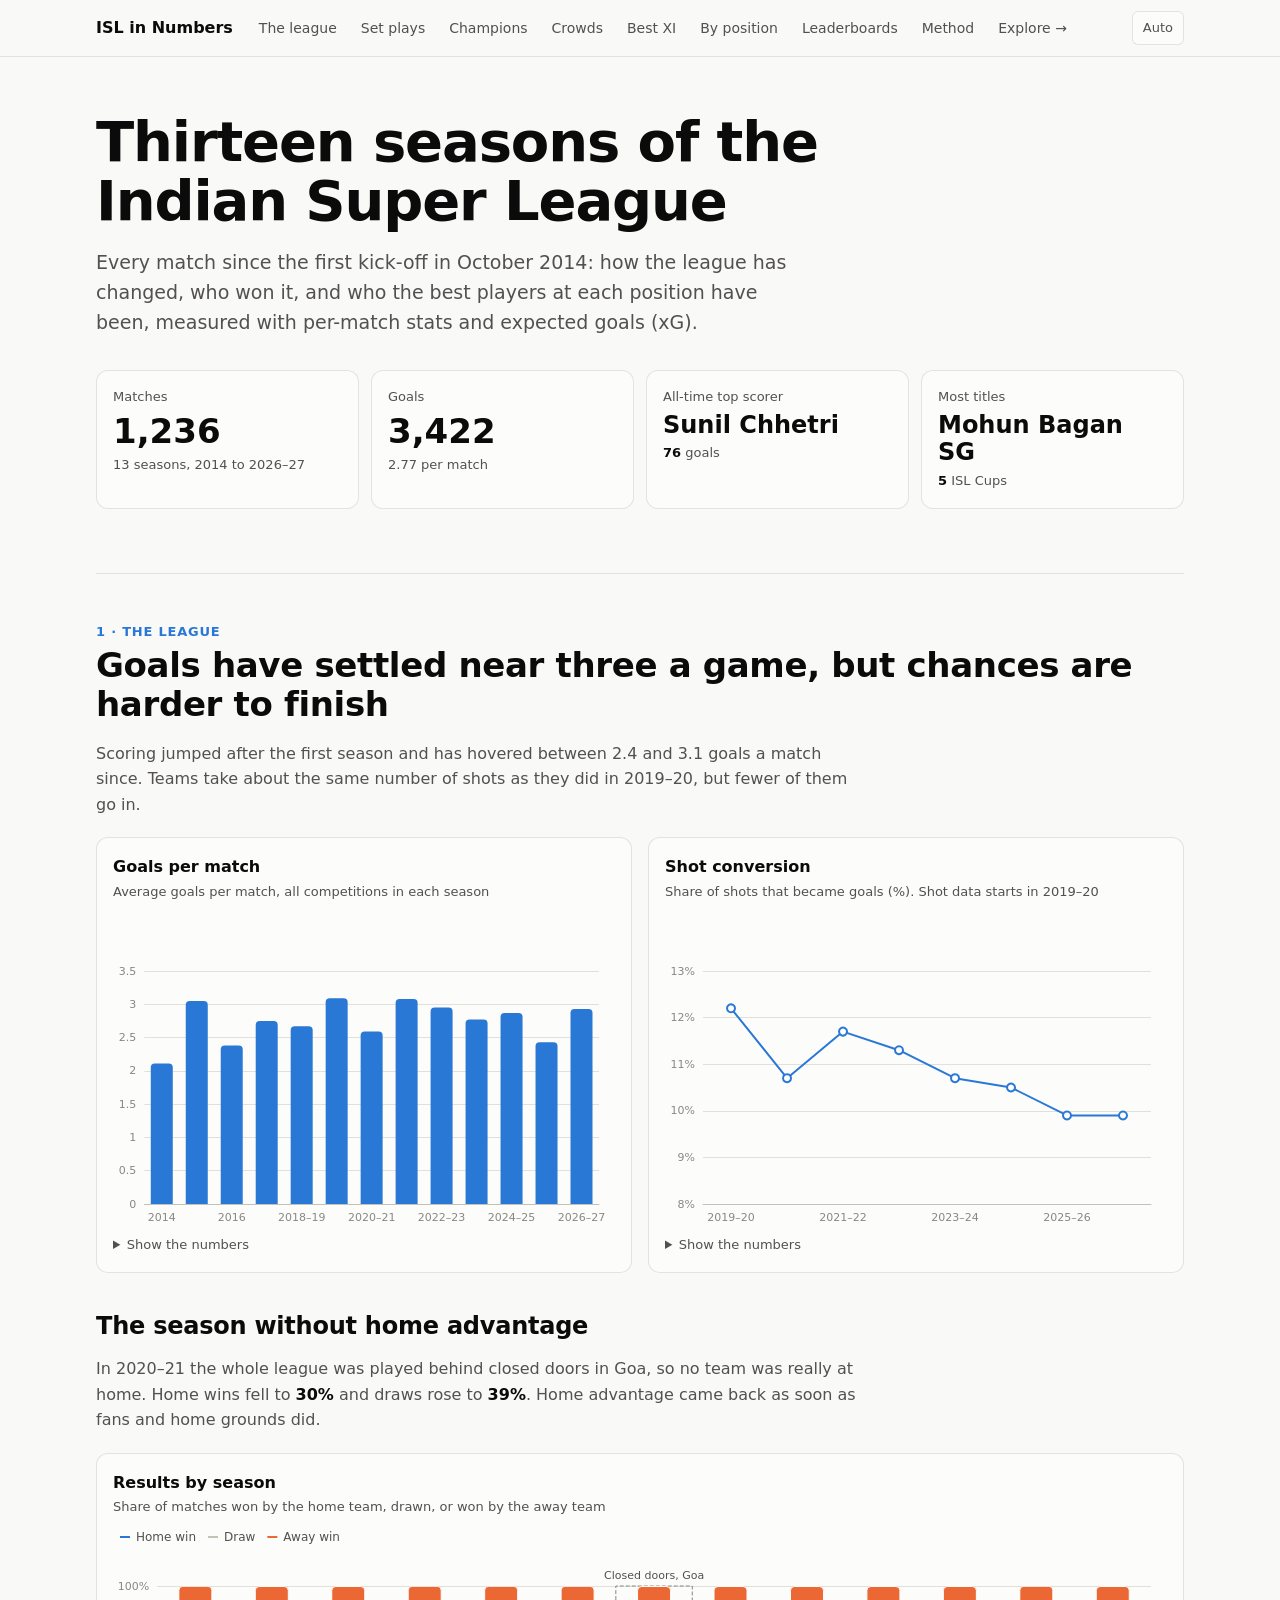
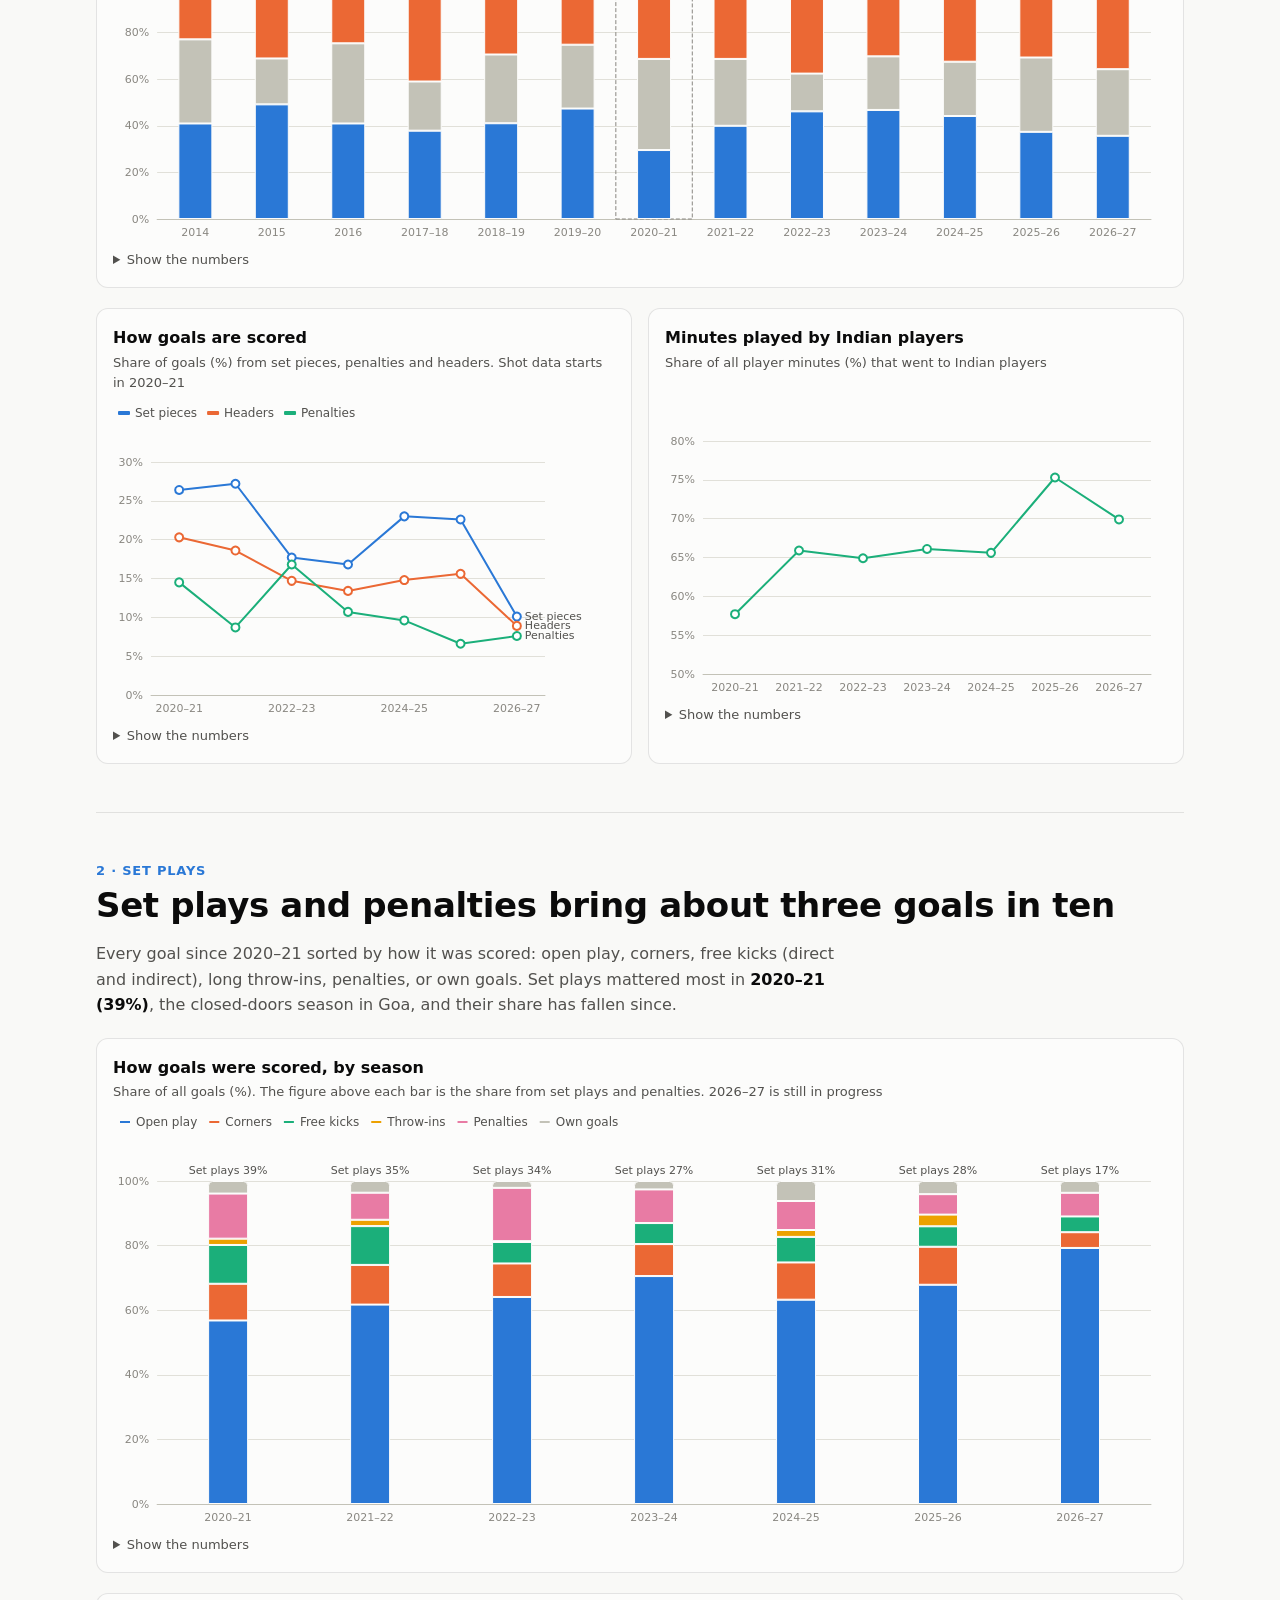
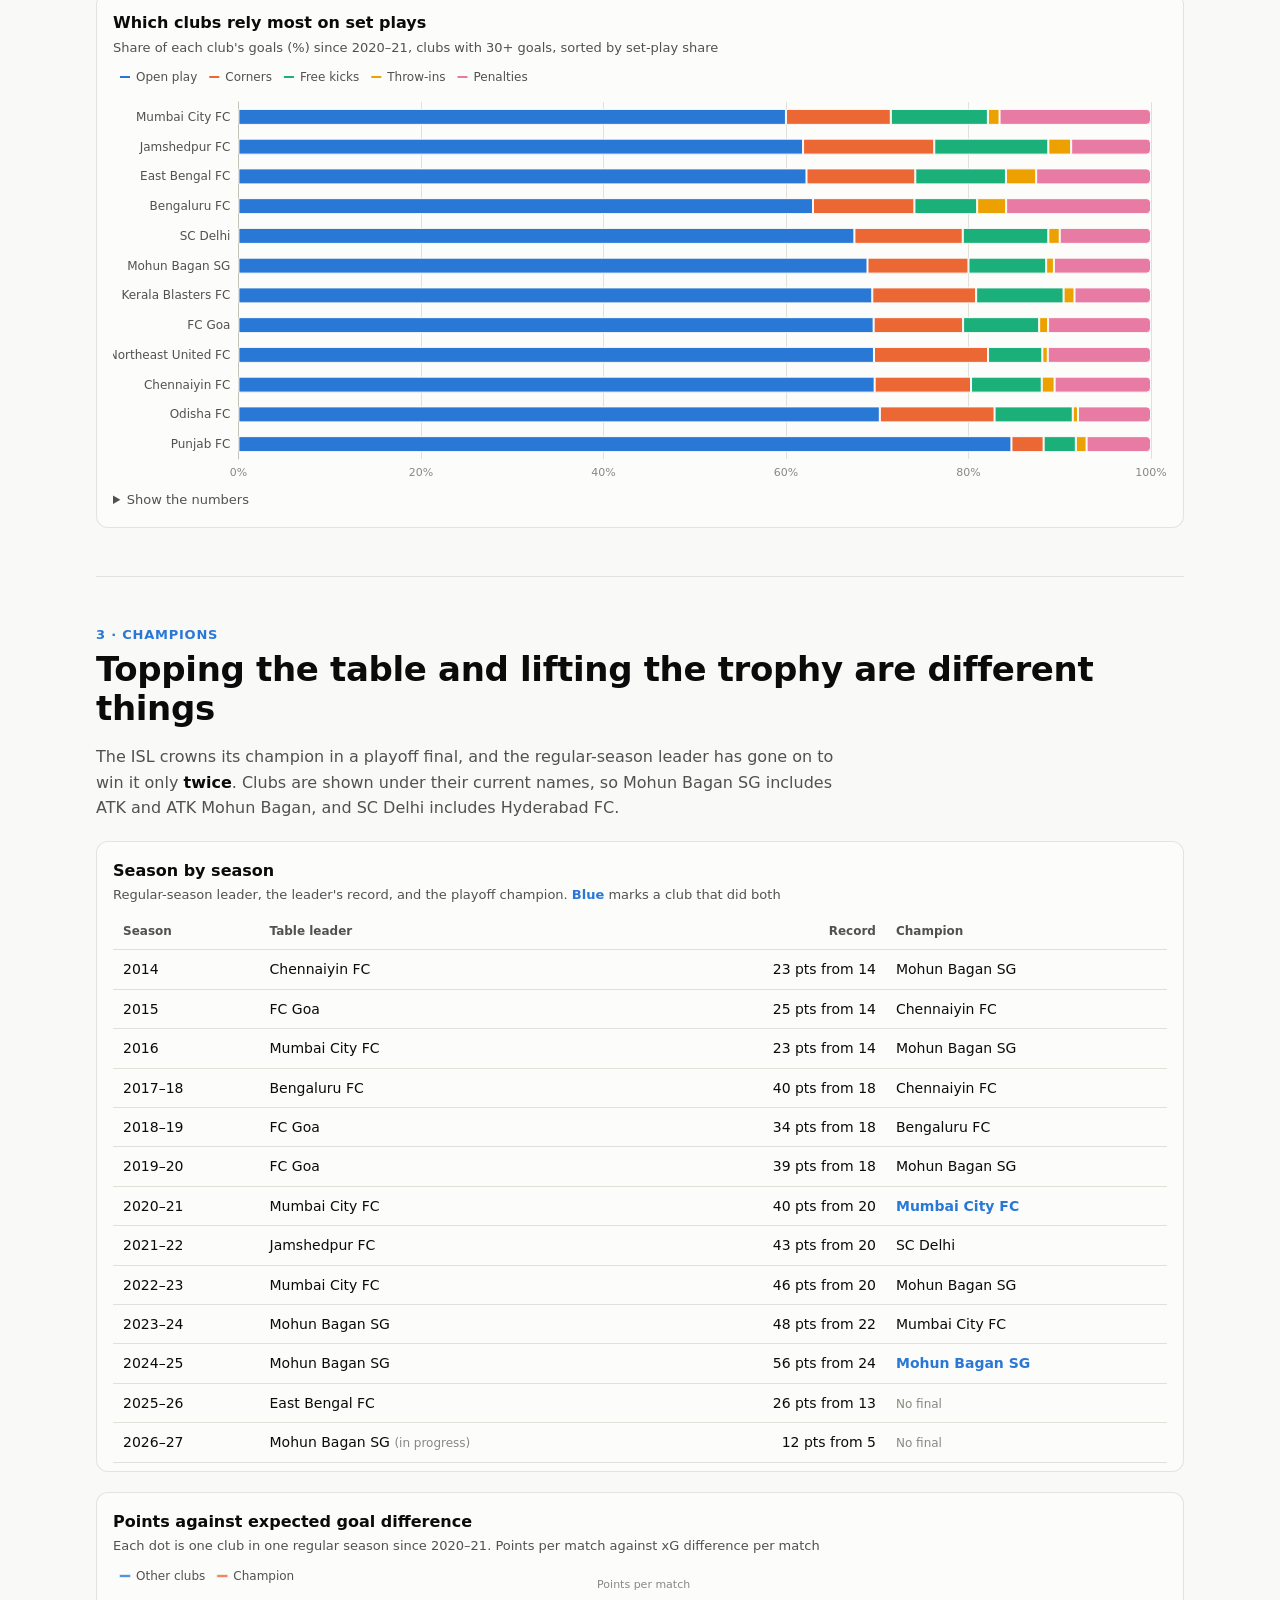
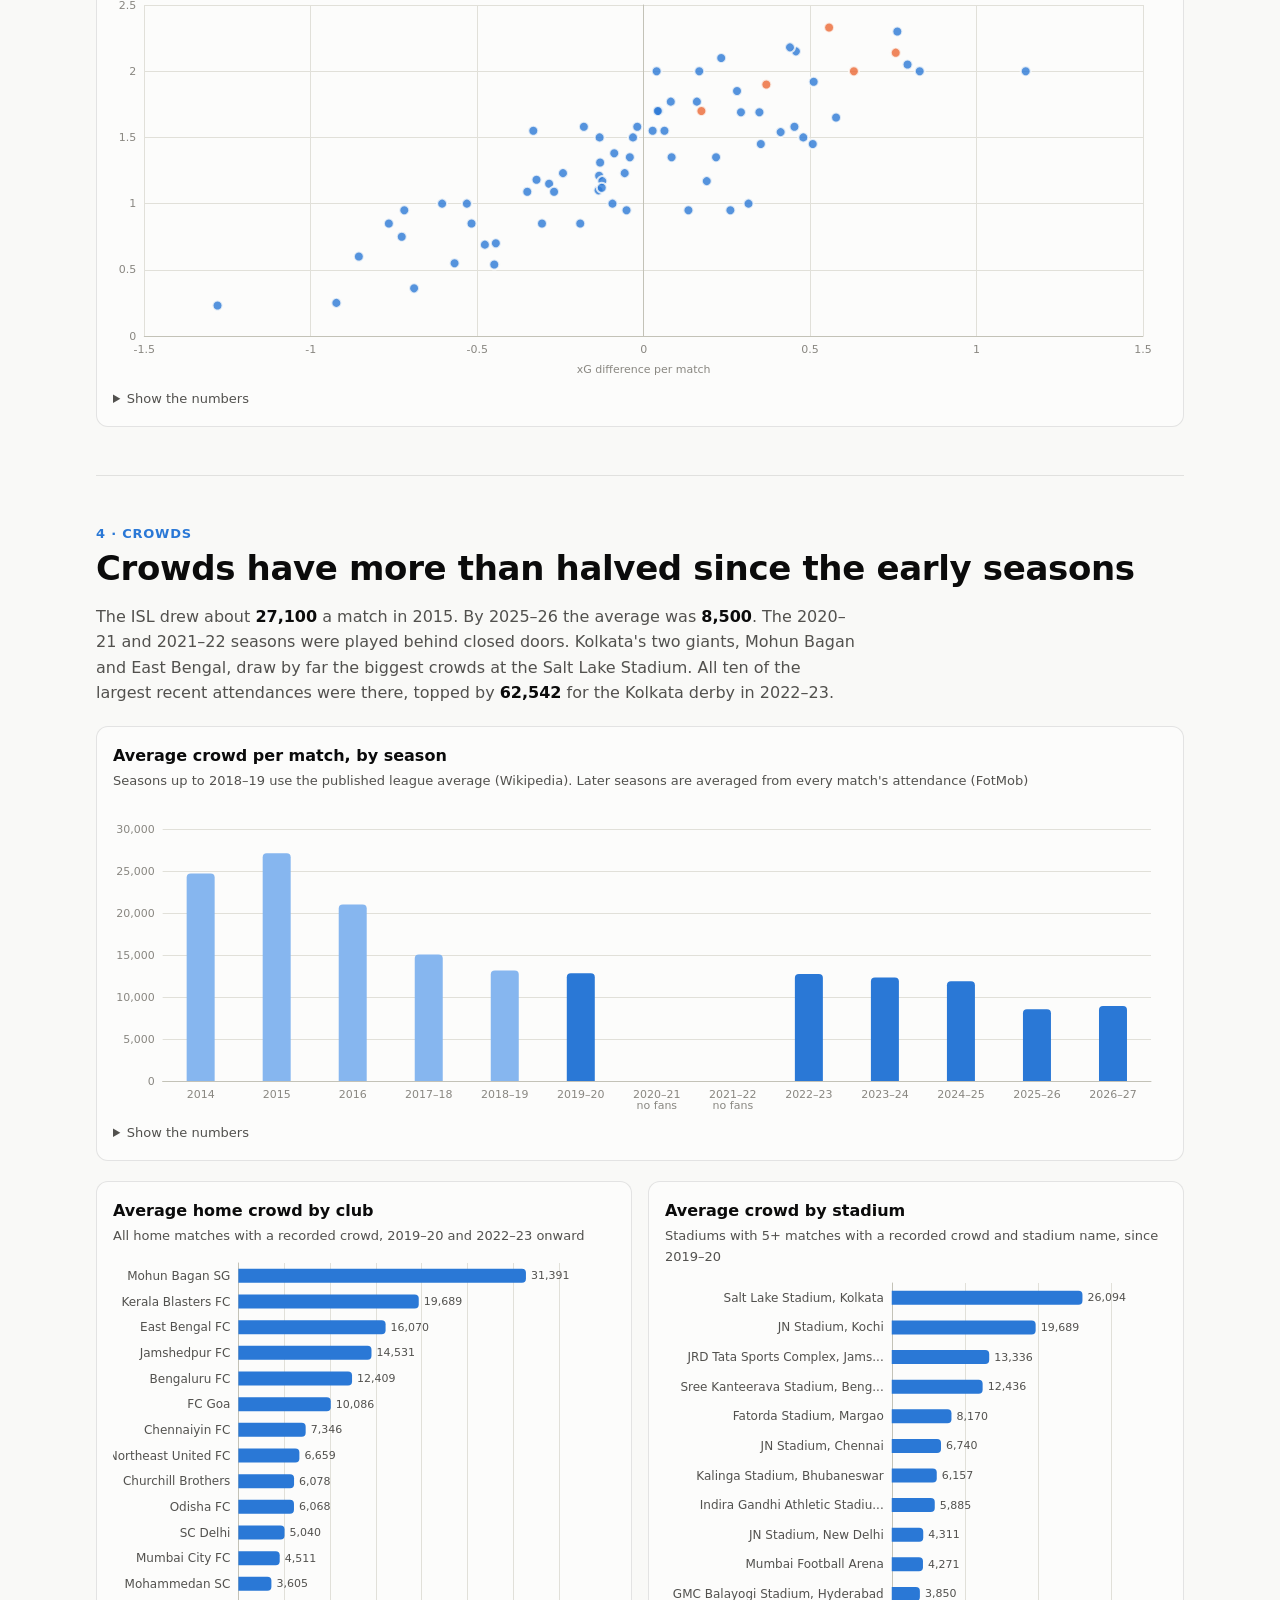
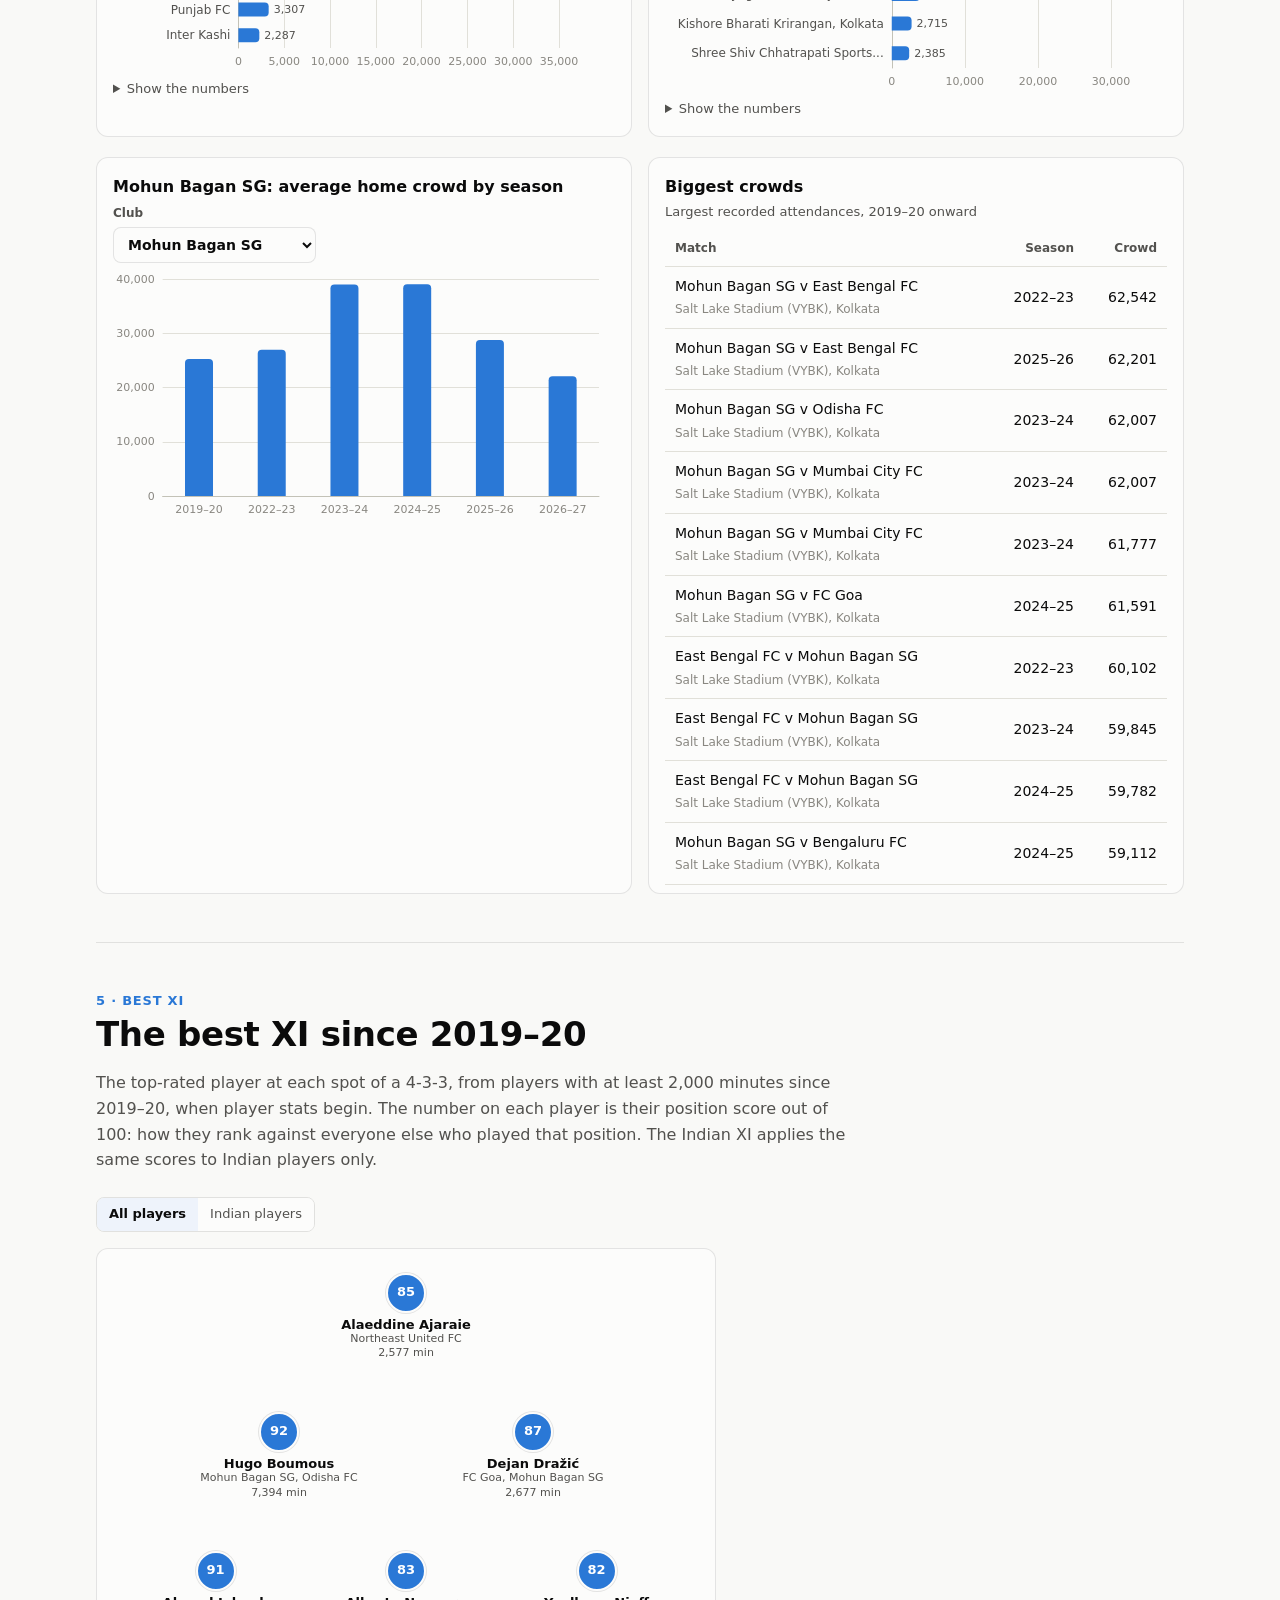
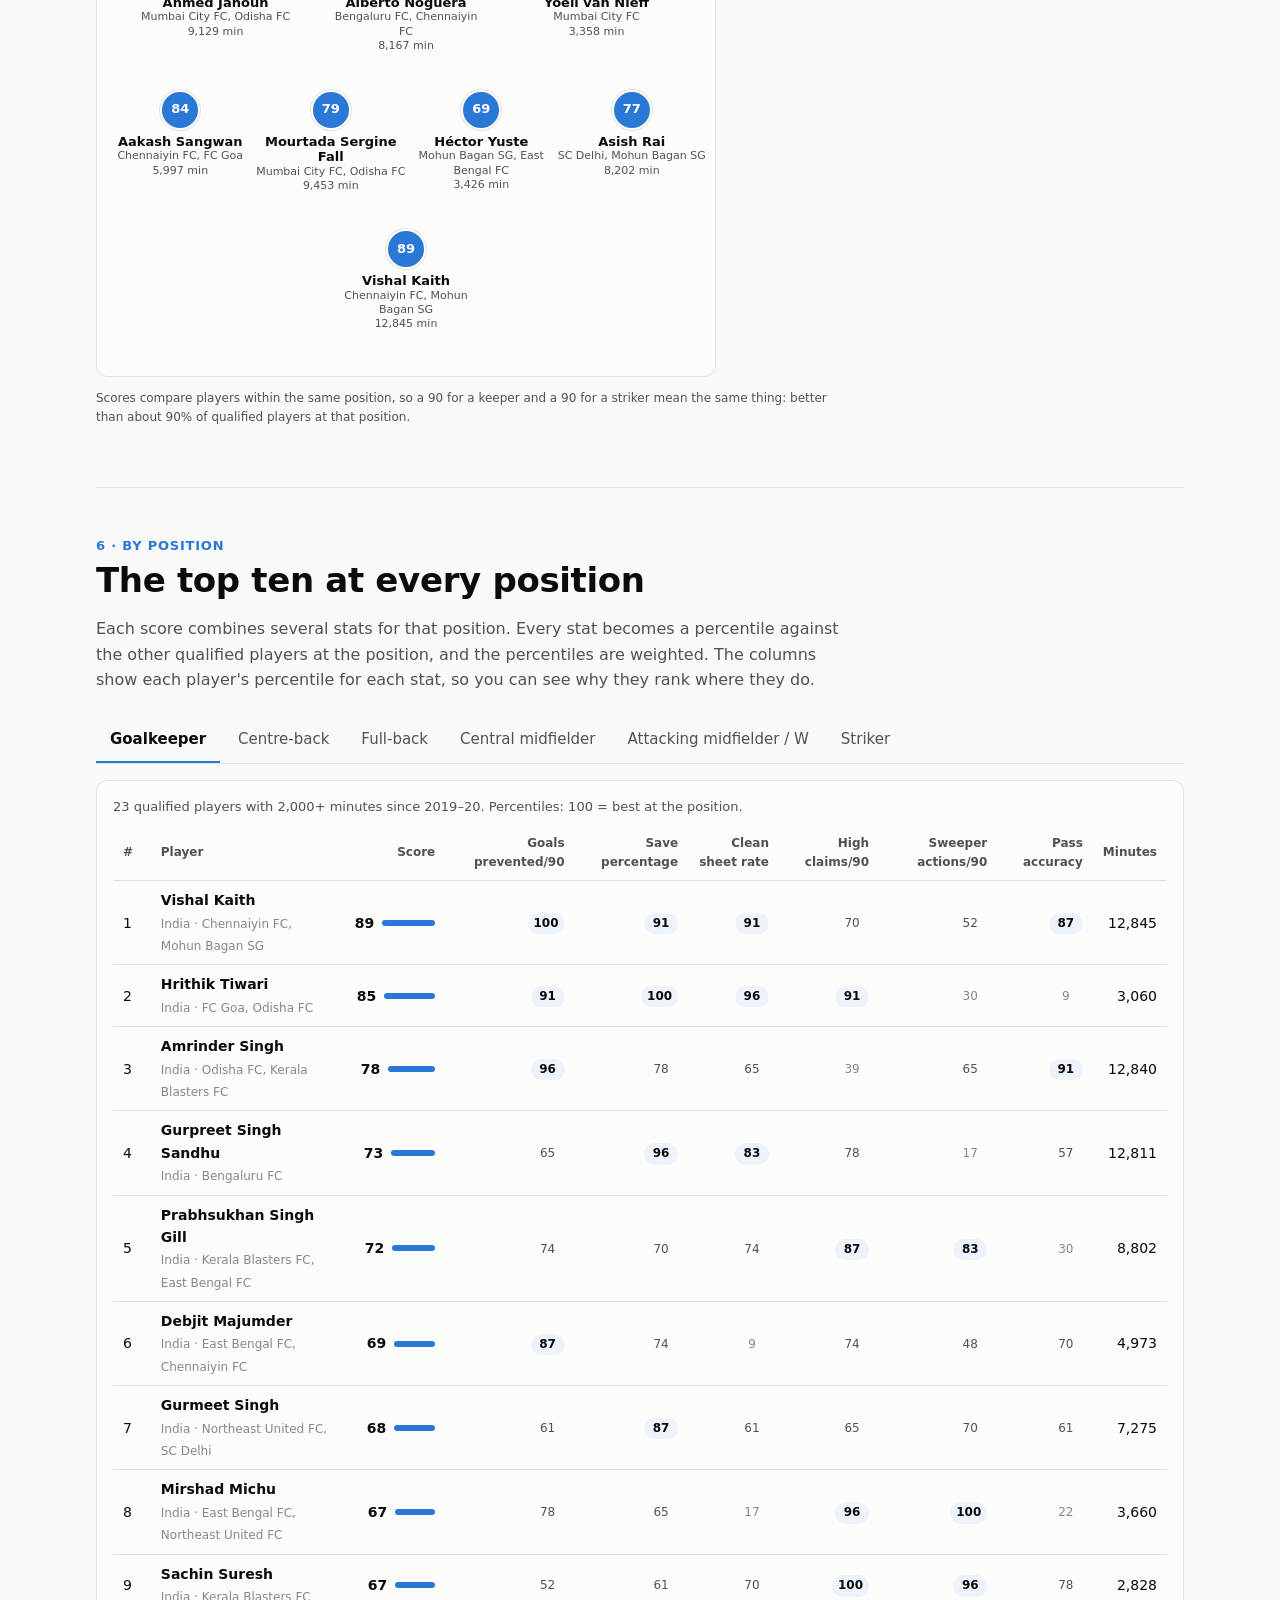
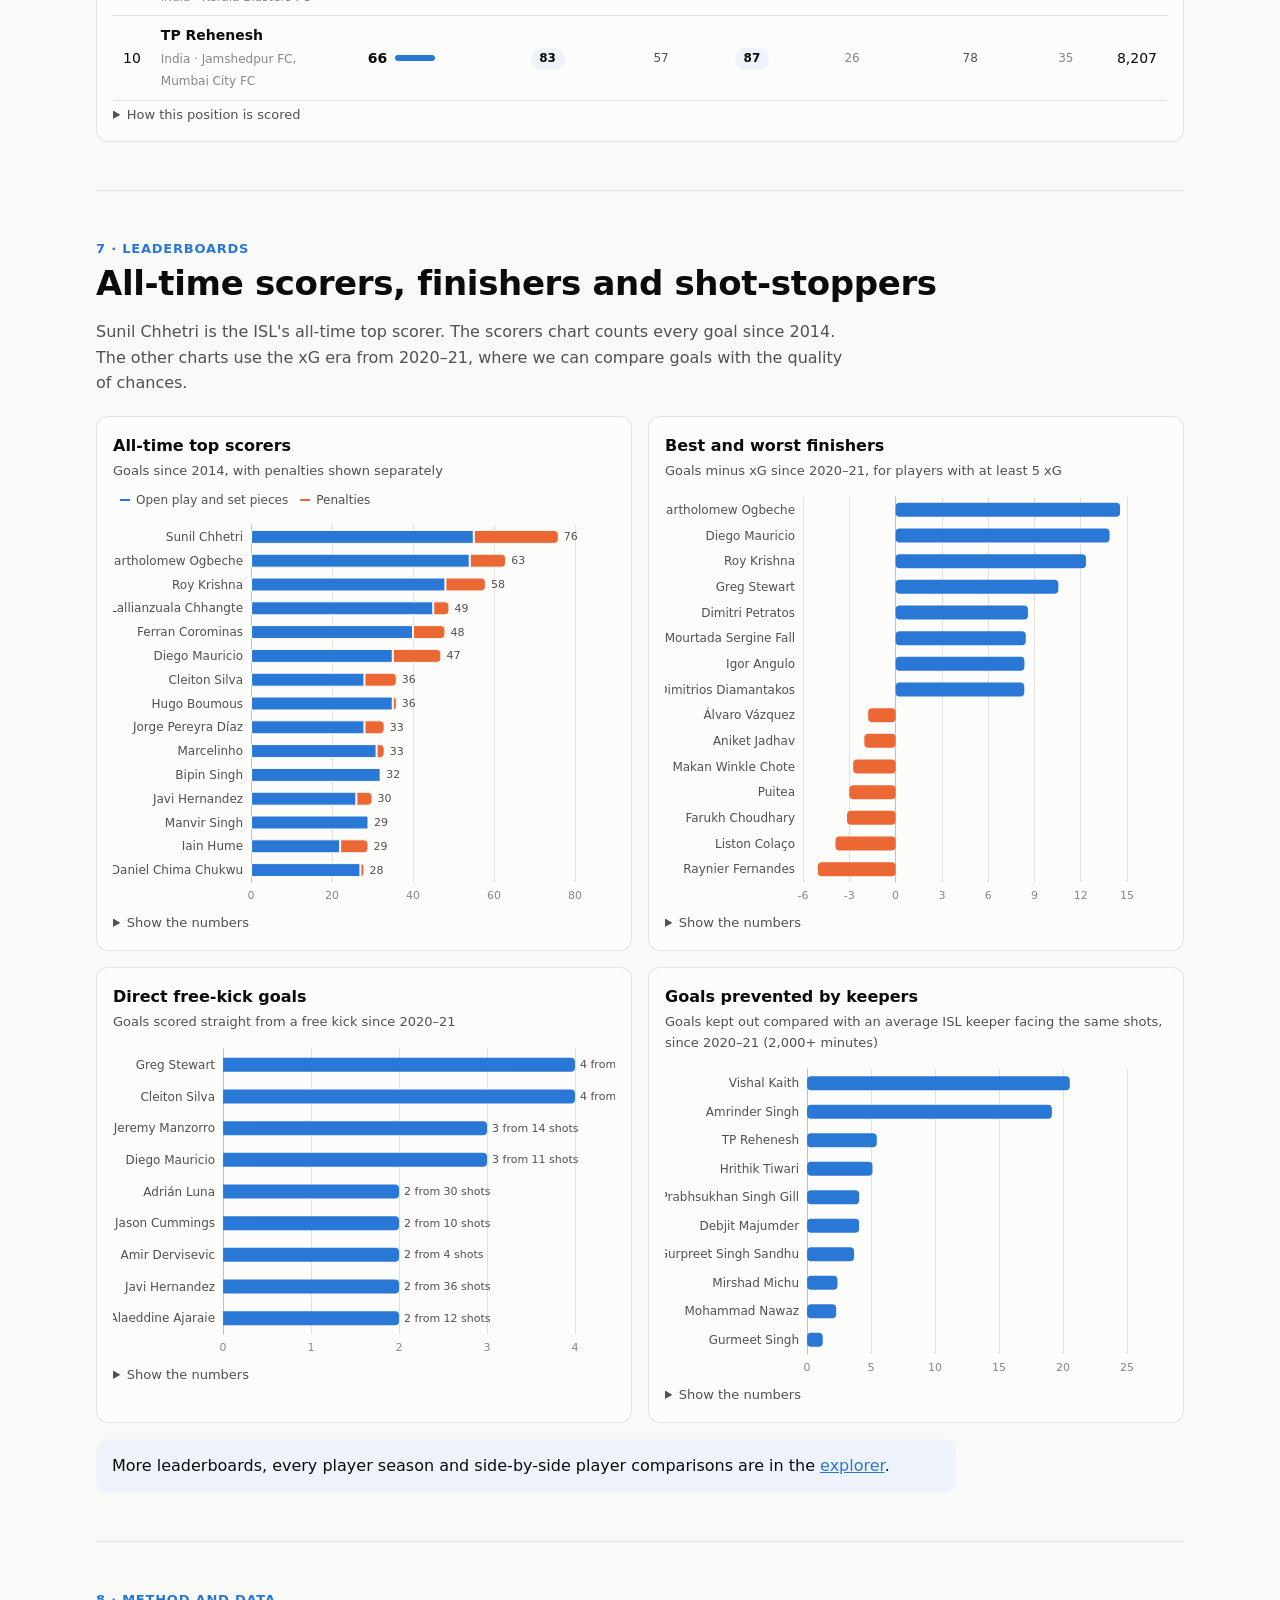
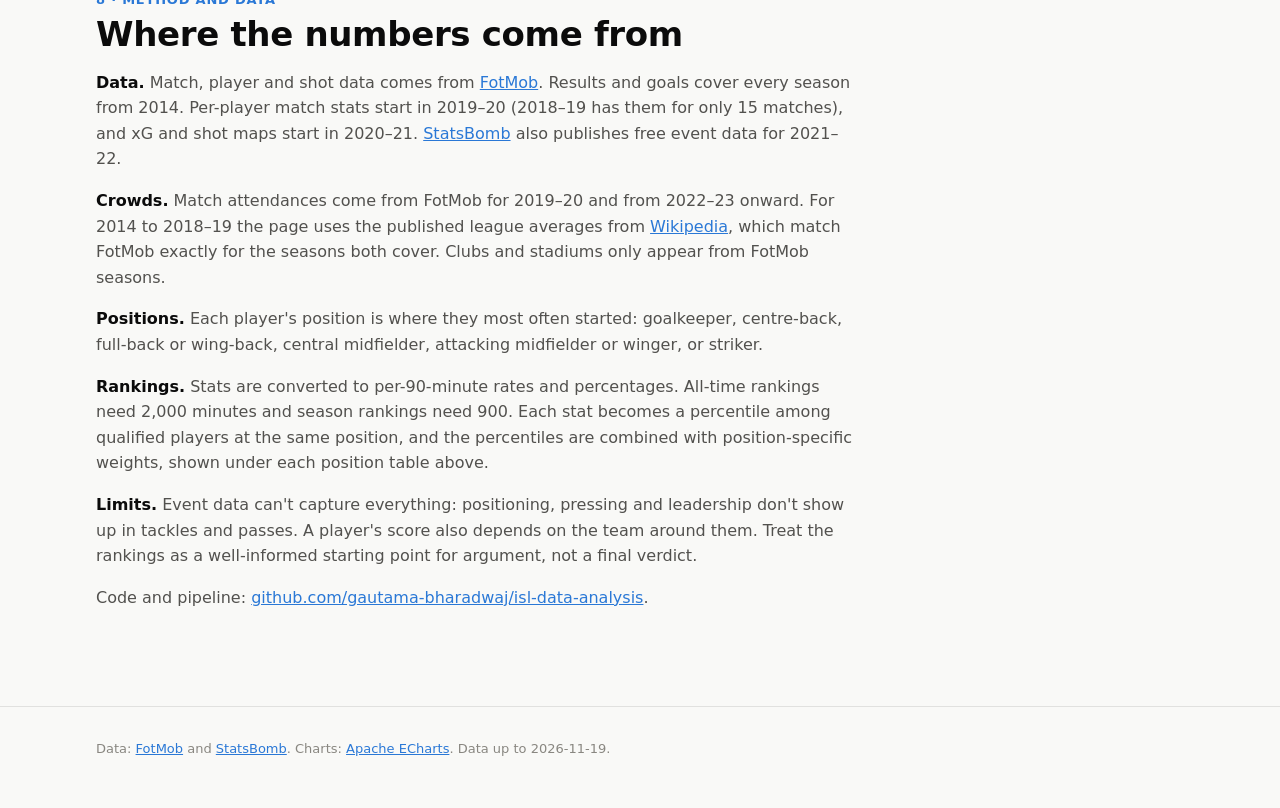
<file: docs/index.html>
<!doctype html>
<html lang="en">
<head>
  <meta charset="utf-8">
  <meta name="viewport" content="width=device-width, initial-scale=1">
  <title>ISL in Numbers</title>
  <meta name="description" content="Every Indian Super League season since 2014: league trends, champions, the best player at every position and all-time leaderboards.">
  <link rel="stylesheet" href="assets/style.css">
  <link rel="icon" href="data:image/svg+xml,%3Csvg xmlns='http://www.w3.org/2000/svg' viewBox='0 0 32 32'%3E%3Crect width='32' height='32' rx='7' fill='%232a78d6'/%3E%3Ccircle cx='16' cy='16' r='8' stroke='white' stroke-width='3' fill='none'/%3E%3C/svg%3E">
</head>
<body>
<header class="site">
  <div class="wrap">
    <a class="brand" href="index.html">ISL in Numbers</a>
    <nav>
      <a href="#league">The league</a>
      <a href="#setplays">Set plays</a>
      <a href="#champions">Champions</a>
      <a href="#crowds">Crowds</a>
      <a href="#xi">Best XI</a>
      <a href="#positions">By position</a>
      <a href="#leaders">Leaderboards</a>
      <a href="#method">Method</a>
      <a href="explore.html">Explore →</a>
    </nav>
    <button class="theme-btn" type="button" aria-label="Switch color theme">Auto</button>
  </div>
</header>

<main class="wrap">
  <section class="hero">
    <h1>Thirteen seasons of the<br>Indian Super League</h1>
    <p class="lede">Every match since the first kick-off in October 2014: how the league has changed, who won it, and who the best players at each position have been, measured with per-match stats and expected goals (xG).</p>
    <div class="tiles" id="hero-tiles"></div>
  </section>

  <!-- 1. LEAGUE -->
  <section class="chapter" id="league">
    <div class="kicker">1 · The league</div>
    <h2>Goals have settled near three a game, but chances are harder to finish</h2>
    <p>Scoring jumped after the first season and has hovered between 2.4 and 3.1 goals a match since. Teams take about the same number of shots as they did in 2019–20, but fewer of them go in.</p>
    <div class="grid">
      <div class="card">
        <h3>Goals per match</h3>
        <p class="sub">Average goals per match, all competitions in each season</p>
        <div class="chart" id="c-goals"></div>
      </div>
      <div class="card">
        <h3>Shot conversion</h3>
        <p class="sub">Share of shots that became goals (%). Shot data starts in 2019–20</p>
        <div class="chart" id="c-conversion"></div>
      </div>
    </div>

    <h2 style="margin-top:40px;font-size:24px">The season without home advantage</h2>
    <p>In 2020–21 the whole league was played behind closed doors in Goa, so no team was really at home. Home wins fell to <strong id="bubble-home">30%</strong> and draws rose to <strong id="bubble-draw">39%</strong>. Home advantage came back as soon as fans and home grounds did.</p>
    <div class="grid one">
      <div class="card">
        <h3>Results by season</h3>
        <p class="sub">Share of matches won by the home team, drawn, or won by the away team</p>
        <div class="chart" id="c-results"></div>
      </div>
    </div>

    <div class="grid">
      <div class="card">
        <h3>How goals are scored</h3>
        <p class="sub">Share of goals (%) from set pieces, penalties and headers. Shot data starts in 2020–21</p>
        <div class="chart" id="c-goaltypes"></div>
      </div>
      <div class="card">
        <h3>Minutes played by Indian players</h3>
        <p class="sub">Share of all player minutes (%) that went to Indian players</p>
        <div class="chart" id="c-indian"></div>
      </div>
    </div>
  </section>


  <!-- SET PLAYS -->
  <section class="chapter" id="setplays">
    <div class="kicker">2 · Set plays</div>
    <h2>Set plays and penalties bring about three goals in ten</h2>
    <p>Every goal since <span class="sp-first">2020–21</span> sorted by how it was scored: open play, corners, free kicks (direct and indirect), long throw-ins, penalties, or own goals. Set plays mattered most in <strong id="sp-peak">2020–21</strong>, the closed-doors season in Goa, and their share has fallen since.</p>
    <div class="grid one">
      <div class="card">
        <h3>How goals were scored, by season</h3>
        <p class="sub">Share of all goals (%). The figure above each bar is the share from set plays and penalties. 2026–27 is still in progress</p>
        <div class="chart tall" id="c-setplay"></div>
      </div>
    </div>
    <div class="grid one">
      <div class="card">
        <h3>Which clubs rely most on set plays</h3>
        <p class="sub">Share of each club's goals (%) since <span class="sp-first">2020–21</span>, clubs with 30+ goals, sorted by set-play share</p>
        <div class="chart tall" id="c-setplay-club"></div>
      </div>
    </div>
  </section>

  <!-- 2. CHAMPIONS -->
  <section class="chapter" id="champions">
    <div class="kicker">3 · Champions</div>
    <h2>Topping the table and lifting the trophy are different things</h2>
    <p>The ISL crowns its champion in a playoff final, and the regular-season leader has gone on to win it only <strong id="double-count">a few times</strong>. Clubs are shown under their current names, so Mohun Bagan SG includes ATK and ATK Mohun Bagan, and SC Delhi includes Hyderabad FC.</p>
    <div class="grid one">
      <div class="card">
        <h3>Season by season</h3>
        <p class="sub">Regular-season leader, the leader's record, and the playoff champion. <span class="champ">Blue</span> marks a club that did both</p>
        <div class="table-scroll" style="max-height:none"><table class="data" id="t-champions"></table></div>
      </div>
    </div>
    <div class="grid one">
      <div class="card">
        <h3>Points against expected goal difference</h3>
        <p class="sub">Each dot is one club in one regular season since 2020–21. Points per match against xG difference per match</p>
        <div class="chart tall" id="c-xgpts"></div>
      </div>
    </div>
  </section>


  <!-- CROWDS -->
  <section class="chapter" id="crowds">
    <div class="kicker">4 · Crowds</div>
    <h2>Crowds have more than halved since the early seasons</h2>
    <p>The ISL drew about <strong id="att-peak">27,000</strong> a match in <span id="att-peak-season">2015</span>. By <span id="att-latest-season">2025–26</span> the average was <strong id="att-latest">8,500</strong>. The 2020–21 and 2021–22 seasons were played behind closed doors. Kolkata's two giants, Mohun Bagan and East Bengal, draw by far the biggest crowds at the Salt Lake Stadium. All ten of the largest recent attendances were there, topped by <strong id="att-top">62,542</strong> for the Kolkata derby in 2022–23.</p>
    <div class="grid one">
      <div class="card">
        <h3>Average crowd per match, by season</h3>
        <p class="sub">Seasons up to 2018–19 use the published league average (Wikipedia). Later seasons are averaged from every match's attendance (FotMob)</p>
        <div class="chart" id="c-att-season"></div>
      </div>
    </div>
    <div class="grid">
      <div class="card">
        <h3>Average home crowd by club</h3>
        <p class="sub">All home matches with a recorded crowd, 2019–20 and 2022–23 onward</p>
        <div class="chart tall" id="c-att-club"></div>
      </div>
      <div class="card">
        <h3>Average crowd by stadium</h3>
        <p class="sub">Stadiums with 5+ matches with a recorded crowd and stadium name, since 2019–20</p>
        <div class="chart tall" id="c-att-stadium"></div>
      </div>
    </div>
    <div class="grid">
      <div class="card">
        <h3 id="att-club-title">One club's crowds over time</h3>
        <div class="filters" style="margin:4px 0 0"><label>Club <select id="att-club-select"></select></label></div>
        <div class="chart short" id="c-att-trend"></div>
      </div>
      <div class="card">
        <h3>Biggest crowds</h3>
        <p class="sub">Largest recorded attendances, 2019–20 onward</p>
        <div class="table-scroll" style="max-height:none"><table class="data" id="t-crowds"></table></div>
      </div>
    </div>
  </section>

  <!-- 3. BEST XI -->
  <section class="chapter" id="xi">
    <div class="kicker">5 · Best XI</div>
    <h2>The best XI since 2019–20</h2>
    <p>The top-rated player at each spot of a 4-3-3, from players with at least 2,000 minutes since 2019–20, when player stats begin. The number on each player is their position score out of 100: how they rank against everyone else who played that position. The Indian XI applies the same scores to Indian players only.</p>
    <div class="seg" role="group" aria-label="Choose XI">
      <button type="button" aria-pressed="true" data-xi="all_time">All players</button>
      <button type="button" aria-pressed="false" data-xi="all_time_indian">Indian players</button>
    </div>
    <div class="pitch" id="pitch" aria-label="Best XI"></div>
    <p class="legend-note">Scores compare players within the same position, so a 90 for a keeper and a 90 for a striker mean the same thing: better than about 90% of qualified players at that position.</p>
  </section>

  <!-- 4. POSITIONS -->
  <section class="chapter" id="positions">
    <div class="kicker">6 · By position</div>
    <h2>The top ten at every position</h2>
    <p>Each score combines several stats for that position. Every stat becomes a percentile against the other qualified players at the position, and the percentiles are weighted. The columns show each player's percentile for each stat, so you can see why they rank where they do.</p>
    <div class="tabs" role="tablist" id="pos-tabs"></div>
    <div class="card" style="margin-top:16px">
      <p class="sub" id="pos-sub"></p>
      <div class="table-scroll" style="max-height:none"><table class="data" id="t-pos"></table></div>
      <details class="table-view"><summary>How this position is scored</summary><ul class="weights" id="pos-weights"></ul></details>
    </div>
  </section>

  <!-- 5. LEADERS -->
  <section class="chapter" id="leaders">
    <div class="kicker">7 · Leaderboards</div>
    <h2>All-time scorers, finishers and shot-stoppers</h2>
    <p>Sunil Chhetri is the ISL's all-time top scorer. The scorers chart counts every goal since 2014. The other charts use the xG era from 2020–21, where we can compare goals with the quality of chances.</p>
    <div class="grid">
      <div class="card">
        <h3>All-time top scorers</h3>
        <p class="sub">Goals since 2014, with penalties shown separately</p>
        <div class="chart tall" id="c-scorers"></div>
      </div>
      <div class="card">
        <h3>Best and worst finishers</h3>
        <p class="sub">Goals minus xG since 2020–21, for players with at least 5 xG</p>
        <div class="chart tall" id="c-finishing"></div>
      </div>
      <div class="card">
        <h3>Direct free-kick goals</h3>
        <p class="sub">Goals scored straight from a free kick since 2020–21</p>
        <div class="chart" id="c-freekicks"></div>
      </div>
      <div class="card">
        <h3>Goals prevented by keepers</h3>
        <p class="sub">Goals kept out compared with an average ISL keeper facing the same shots, since 2020–21 (2,000+ minutes)</p>
        <div class="chart" id="c-keepers"></div>
      </div>
    </div>
    <div class="callout">More leaderboards, every player season and side-by-side player comparisons are in the <a href="explore.html">explorer</a>.</div>
  </section>

  <!-- 6. METHOD -->
  <section class="chapter" id="method">
    <div class="kicker">8 · Method and data</div>
    <h2>Where the numbers come from</h2>
    <div class="prose">
      <p><strong>Data.</strong> Match, player and shot data comes from <a href="https://www.fotmob.com/leagues/9478/overview/indian-super-league">FotMob</a>. Results and goals cover every season from 2014. Per-player match stats start in 2019–20 (2018–19 has them for only 15 matches), and xG and shot maps start in 2020–21. <a href="https://github.com/statsbomb/open-data">StatsBomb</a> also publishes free event data for 2021–22.</p>
      <p><strong>Crowds.</strong> Match attendances come from FotMob for 2019–20 and from 2022–23 onward. For 2014 to 2018–19 the page uses the published league averages from <a href="https://en.wikipedia.org/wiki/Indian_Super_League_attendance">Wikipedia</a>, which match FotMob exactly for the seasons both cover. Clubs and stadiums only appear from FotMob seasons.</p>
      <p><strong>Positions.</strong> Each player's position is where they most often started: goalkeeper, centre-back, full-back or wing-back, central midfielder, attacking midfielder or winger, or striker.</p>
      <p><strong>Rankings.</strong> Stats are converted to per-90-minute rates and percentages. All-time rankings need 2,000 minutes and season rankings need 900. Each stat becomes a percentile among qualified players at the same position, and the percentiles are combined with position-specific weights, shown under each position table above.</p>
      <p><strong>Limits.</strong> Event data can't capture everything: positioning, pressing and leadership don't show up in tackles and passes. A player's score also depends on the team around them. Treat the rankings as a well-informed starting point for argument, not a final verdict.</p>
      <p>Code and pipeline: <a href="https://github.com/gautama-bharadwaj/isl-data-analysis">github.com/gautama-bharadwaj/isl-data-analysis</a>.</p>
    </div>
  </section>
</main>

<footer class="site">
  <div class="wrap">Data: <a href="https://www.fotmob.com/">FotMob</a> and <a href="https://statsbomb.com/">StatsBomb</a>. Charts: <a href="https://echarts.apache.org/">Apache ECharts</a>. <span id="generated"></span></div>
</footer>

<script src="assets/vendor/echarts.min.js"></script>
<script src="assets/charts.js"></script>
<script src="assets/story.js"></script>
</body>
</html>
</file>
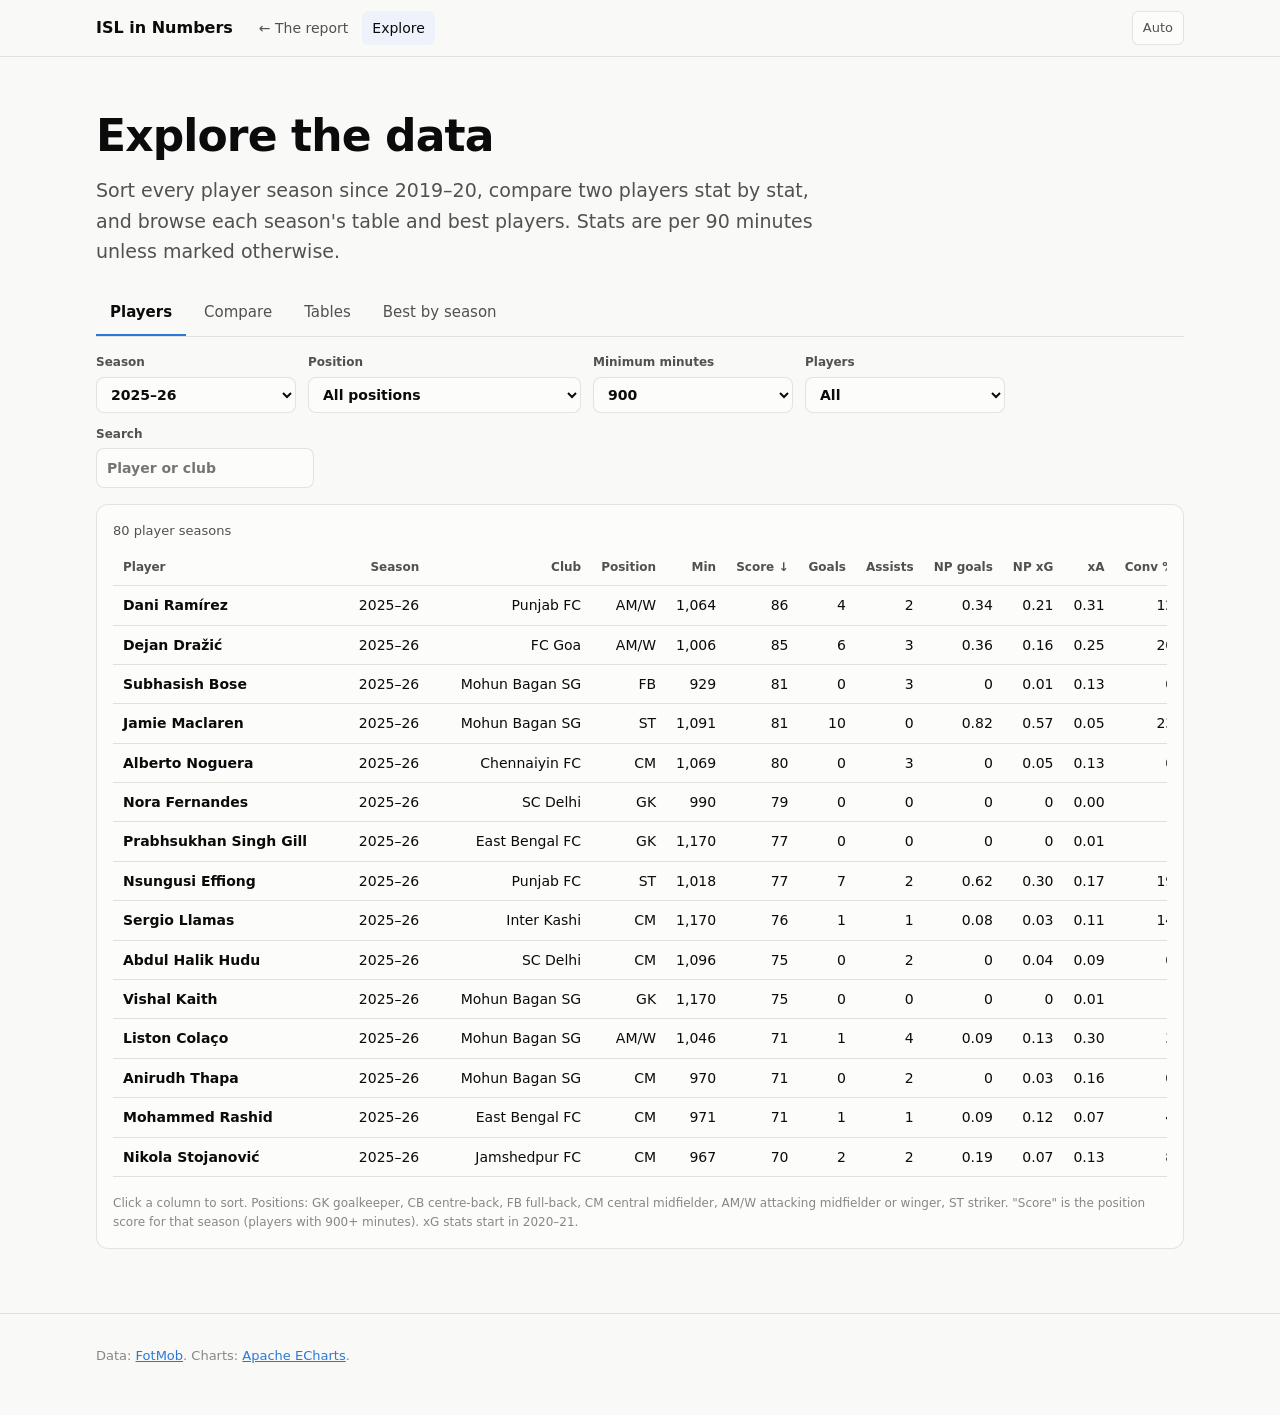
<file: docs/explore.html>
<!doctype html>
<html lang="en">
<head>
  <meta charset="utf-8">
  <meta name="viewport" content="width=device-width, initial-scale=1">
  <title>ISL Data Explorer</title>
  <meta name="description" content="Sort every Indian Super League player season, compare two players, and browse league tables and season awards.">
  <link rel="stylesheet" href="assets/style.css">
  <link rel="icon" href="data:image/svg+xml,%3Csvg xmlns='http://www.w3.org/2000/svg' viewBox='0 0 32 32'%3E%3Crect width='32' height='32' rx='7' fill='%232a78d6'/%3E%3Ccircle cx='16' cy='16' r='8' stroke='white' stroke-width='3' fill='none'/%3E%3C/svg%3E">
</head>
<body>
<header class="site">
  <div class="wrap">
    <a class="brand" href="index.html">ISL in Numbers</a>
    <nav>
      <a href="index.html">← The report</a>
      <a href="explore.html" class="active">Explore</a>
    </nav>
    <button class="theme-btn" type="button" aria-label="Switch color theme">Auto</button>
  </div>
</header>

<main class="wrap">
  <section class="hero" style="padding-bottom:0">
    <h1 style="font-size:clamp(28px,5vw,44px)">Explore the data</h1>
    <p class="lede">Sort every player season since 2019–20, compare two players stat by stat, and browse each season's table and best players. Stats are per 90 minutes unless marked otherwise.</p>
  </section>

  <div class="tabs" role="tablist">
    <button role="tab" aria-selected="true" data-tab="players">Players</button>
    <button role="tab" aria-selected="false" data-tab="compare">Compare</button>
    <button role="tab" aria-selected="false" data-tab="teams">Tables</button>
    <button role="tab" aria-selected="false" data-tab="seasons">Best by season</button>
  </div>

  <!-- PLAYERS -->
  <div class="panel" id="panel-players">
    <div class="filters">
      <label>Season <select id="p-season"></select></label>
      <label>Position <select id="p-pos"></select></label>
      <label>Minimum minutes <select id="p-min"><option>270</option><option selected>900</option><option>1800</option></select></label>
      <label>Players <select id="p-nat"><option value="all">All</option><option value="ind">Indian only</option><option value="for">Foreign only</option></select></label>
      <label>Search <input id="p-search" type="search" placeholder="Player or club"></label>
    </div>
    <div class="card">
      <p class="sub" id="p-count"></p>
      <div class="table-scroll" style="max-height:640px"><table class="data" id="t-players"></table></div>
      <p class="note">Click a column to sort. Positions: GK goalkeeper, CB centre-back, FB full-back, CM central midfielder, AM/W attacking midfielder or winger, ST striker. "Score" is the position score for that season (players with 900+ minutes). xG stats start in 2020–21.</p>
    </div>
  </div>

  <!-- COMPARE -->
  <div class="panel" id="panel-compare" hidden>
    <div class="filters">
      <label>Player A <input id="c-a" list="player-list" placeholder="Type a name"></label>
      <label>Player B <input id="c-b" list="player-list" placeholder="Type a name"></label>
      <datalist id="player-list"></datalist>
    </div>
    <div class="grid one">
      <div class="card">
        <h3 id="c-title">Compare two players</h3>
        <p class="sub">Each bar is the player's percentile (since 2019–20) among all players at <b>Player A's</b> position with 1,800+ minutes. 100 = best. Minutes count seasons in which the player played at least 270 minutes.</p>
        <div class="chart tall" id="c-compare"></div>
      </div>
    </div>
  </div>

  <!-- TEAMS -->
  <div class="panel" id="panel-teams" hidden>
    <div class="filters">
      <label>Season <select id="t-season"></select></label>
    </div>
    <div class="card">
      <div class="table-scroll" style="max-height:none"><table class="data" id="t-table"></table></div>
      <p class="note">Regular season only. xG and style stats start in 2019–20 (xG in 2020–21). Clubs are shown under their current names.</p>
    </div>
    <div class="filters">
      <label>Club <select id="t-team"></select></label>
    </div>
    <div class="grid">
      <div class="card"><h3>Points per match</h3><p class="sub">Regular season, by season</p><div class="chart" id="c-team-pts"></div></div>
      <div class="card"><h3>xG for and against per match</h3><p class="sub">Regular season, from 2020–21</p><div class="chart" id="c-team-xg"></div></div>
    </div>
  </div>

  <!-- SEASONS -->
  <div class="panel" id="panel-seasons" hidden>
    <div class="filters">
      <label>Season <select id="s-season"></select></label>
    </div>
    <div class="grid" id="s-grid"></div>
    <p class="legend-note">Top three by position score among players with 900+ minutes that season.</p>
  </div>
</main>

<footer class="site">
  <div class="wrap">Data: <a href="https://www.fotmob.com/">FotMob</a>. Charts: <a href="https://echarts.apache.org/">Apache ECharts</a>.</div>
</footer>

<script src="assets/vendor/echarts.min.js"></script>
<script src="assets/charts.js"></script>
<script src="assets/explore.js"></script>
</body>
</html>
</file>
<file: docs/assets/style.css>
:root {
  color-scheme: light;
  --page: #f9f9f7;
  --surface: #fcfcfb;
  --ink: #0b0b0b;
  --ink-2: #52514e;
  --muted: #898781;
  --grid: #e1e0d9;
  --axis: #c3c2b7;
  --border: rgba(11, 11, 11, 0.10);
  --accent: #2a78d6;
  --s1: #2a78d6; --s2: #eb6834; --s3: #1baf7a; --s4: #eda100;
  --s5: #e87ba4; --s6: #008300; --s7: #6250d6; --s8: #e34948;
  --seq-0: #cde2fb; --seq-1: #86b6ef; --seq-2: #3987e5; --seq-3: #1c5cab; --seq-4: #0d366b;
  --div-mid: #f0efec; --div-neg: #e34948;
  --good: #006300; --bad: #d03b3b; --warn: #8a5a00;
  --chip: #eef3fb;
}
@media (prefers-color-scheme: dark) {
  :root:not([data-theme="light"]) {
    color-scheme: dark;
    --page: #0d0d0d; --surface: #1a1a19; --ink: #f0efec; --ink-2: #c3c2b7; --muted: #898781;
    --grid: #2c2c2a; --axis: #383835; --border: rgba(255, 255, 255, 0.10); --accent: #3987e5;
    --s1: #3987e5; --s2: #d95926; --s3: #199e70; --s4: #c98500;
    --s5: #d55181; --s6: #008300; --s7: #9085e9; --s8: #e66767;
    --seq-0: #1a2a40; --seq-1: #184f95; --seq-2: #2a78d6; --seq-3: #6da7ec; --seq-4: #cde2fb;
    --div-mid: #383835;
    --good: #0ca30c; --bad: #e66767; --warn: #fab219; --chip: #1c2633;
  }
}
:root[data-theme="dark"] {
  color-scheme: dark;
  --page: #0d0d0d; --surface: #1a1a19; --ink: #f0efec; --ink-2: #c3c2b7; --muted: #898781;
  --grid: #2c2c2a; --axis: #383835; --border: rgba(255, 255, 255, 0.10); --accent: #3987e5;
  --s1: #3987e5; --s2: #d95926; --s3: #199e70; --s4: #c98500;
  --s5: #d55181; --s6: #008300; --s7: #9085e9; --s8: #e66767;
  --seq-0: #1a2a40; --seq-1: #184f95; --seq-2: #2a78d6; --seq-3: #6da7ec; --seq-4: #cde2fb;
  --div-mid: #383835;
  --good: #0ca30c; --bad: #e66767; --warn: #fab219; --chip: #1c2633;
}

* { box-sizing: border-box; }
html { -webkit-text-size-adjust: 100%; }
body {
  margin: 0;
  background: var(--page);
  color: var(--ink);
  font: 16px/1.6 system-ui, -apple-system, "Segoe UI", sans-serif;
}
a { color: var(--accent); }
.wrap { max-width: 1120px; margin: 0 auto; padding: 0 16px; }

header.site {
  position: sticky; top: 0; z-index: 10;
  background: color-mix(in srgb, var(--page) 88%, transparent);
  backdrop-filter: blur(8px);
  border-bottom: 1px solid var(--border);
}
header.site .wrap { display: flex; align-items: center; gap: 16px; height: 56px; }
header.site .brand { font-weight: 700; color: var(--ink); text-decoration: none; white-space: nowrap; }
header.site nav { display: flex; gap: 4px; overflow-x: auto; scrollbar-width: none; flex: 1; }
header.site nav a {
  color: var(--ink-2); text-decoration: none; font-size: 14px; padding: 6px 10px; border-radius: 6px; white-space: nowrap;
}
header.site nav a:hover, header.site nav a.active { background: var(--chip); color: var(--ink); }
.theme-btn {
  border: 1px solid var(--border); background: var(--surface); color: var(--ink-2);
  border-radius: 6px; padding: 6px 10px; font: inherit; font-size: 13px; cursor: pointer;
}

.hero { padding: 56px 0 24px; }
.hero h1 { font-size: clamp(32px, 6vw, 56px); line-height: 1.05; margin: 0 0 16px; letter-spacing: -0.02em; }
.hero p.lede { font-size: 19px; color: var(--ink-2); max-width: 720px; margin: 0; }

.tiles { display: grid; grid-template-columns: repeat(auto-fit, minmax(200px, 1fr)); gap: 12px; margin: 32px 0 8px; }
.tile { background: var(--surface); border: 1px solid var(--border); border-radius: 12px; padding: 16px; }
.tile .label { color: var(--ink-2); font-size: 13px; }
.tile .value { font-size: 34px; font-weight: 700; line-height: 1.15; margin: 4px 0; }
.tile .value small { font-size: 16px; font-weight: 500; color: var(--ink-2); }
.tile .delta { font-size: 13px; color: var(--ink-2); }
.tile .delta b { color: var(--ink); }

section.chapter { padding: 48px 0 16px; border-top: 1px solid var(--border); margin-top: 32px; }
section.chapter > .kicker { color: var(--accent); font-weight: 600; font-size: 13px; text-transform: uppercase; letter-spacing: 0.06em; }
section.chapter > h2 { font-size: clamp(24px, 4vw, 34px); margin: 4px 0 12px; line-height: 1.15; letter-spacing: -0.01em; }
section.chapter > p, .prose p { max-width: 760px; color: var(--ink-2); }
.prose strong, section.chapter > p strong { color: var(--ink); }

.grid { display: grid; gap: 16px; grid-template-columns: repeat(2, minmax(0, 1fr)); margin-top: 20px; }
.grid.one { grid-template-columns: minmax(0, 1fr); }
@media (max-width: 820px) { .grid { grid-template-columns: minmax(0, 1fr); } }

.card { background: var(--surface); border: 1px solid var(--border); border-radius: 12px; padding: 16px 16px 8px; min-width: 0; }
.card h3 { font-size: 16px; margin: 0 0 2px; }
.card .sub { color: var(--ink-2); font-size: 13px; margin: 0 0 8px; }
.card .note { color: var(--muted); font-size: 12px; margin: 4px 0 8px; }
.chart { width: 100%; height: 320px; }
.chart.tall { height: 420px; }
.chart.short { height: 260px; }

.verdict {
  display: flex; gap: 14px; align-items: flex-start; margin: 20px 0 4px;
  background: var(--surface); border: 1px solid var(--border); border-left: 4px solid var(--accent);
  border-radius: 10px; padding: 14px 16px; max-width: 860px;
}
.verdict .badge { font-size: 12px; font-weight: 700; padding: 3px 8px; border-radius: 999px; white-space: nowrap; border: 1px solid currentColor; }
.verdict.strong { border-left-color: var(--good); } .verdict.strong .badge { color: var(--good); }
.verdict.partial { border-left-color: var(--warn); } .verdict.partial .badge { color: var(--warn); }
.verdict.weak { border-left-color: var(--muted); } .verdict.weak .badge { color: var(--ink-2); }
.verdict p { margin: 0; color: var(--ink); }

table.data { width: 100%; border-collapse: collapse; font-size: 14px; font-variant-numeric: tabular-nums; }
table.data th, table.data td { padding: 8px 10px; text-align: right; border-bottom: 1px solid var(--grid); }
table.data th:first-child, table.data td:first-child { text-align: left; }
table.data th { color: var(--ink-2); font-weight: 600; font-size: 12px; position: sticky; top: 0; background: var(--surface); }
table.data th[data-sort] { cursor: pointer; user-select: none; }
table.data th[data-sort]:hover { color: var(--ink); }
.table-scroll { overflow: auto; max-height: 460px; }
.up { color: var(--good); font-weight: 600; }
.down { color: var(--bad); font-weight: 600; }

details.table-view { margin: 4px 0 8px; font-size: 13px; color: var(--ink-2); }
details.table-view summary { cursor: pointer; }
details.table-view .table-scroll { max-height: 280px; margin-top: 8px; }

.timeline { list-style: none; padding: 0; margin: 20px 0 0; display: grid; gap: 8px; max-width: 860px; }
.timeline li { display: grid; grid-template-columns: 64px 1fr; gap: 12px; background: var(--surface); border: 1px solid var(--border); border-radius: 10px; padding: 10px 14px; }
.timeline .yr { font-weight: 700; color: var(--accent); }
.timeline .what { color: var(--ink-2); font-size: 14px; }
.timeline .what b { color: var(--ink); }

.filters { display: flex; flex-wrap: wrap; gap: 12px; align-items: end; margin: 16px 0; }
.filters label { display: grid; gap: 4px; font-size: 12px; color: var(--ink-2); font-weight: 600; }
.filters select, .filters input {
  font: inherit; font-size: 14px; color: var(--ink); background: var(--surface);
  border: 1px solid var(--border); border-radius: 8px; padding: 8px 10px; min-width: 200px; max-width: 100%;
}
.tabs { display: flex; gap: 4px; margin-top: 24px; border-bottom: 1px solid var(--border); overflow-x: auto; }
.tabs button {
  font: inherit; font-size: 15px; background: none; border: none; color: var(--ink-2);
  padding: 10px 14px; cursor: pointer; border-bottom: 2px solid transparent; white-space: nowrap;
}
.tabs button[aria-selected="true"] { color: var(--ink); border-bottom-color: var(--accent); font-weight: 600; }
.panel[hidden] { display: none; }

footer.site { margin-top: 64px; padding: 32px 0 48px; border-top: 1px solid var(--border); color: var(--muted); font-size: 13px; }
.conclusion { display: grid; gap: 4px; max-width: 860px; }
.conclusion p { margin: 0 0 8px; }
.callout { background: var(--chip); border-radius: 10px; padding: 14px 16px; color: var(--ink); max-width: 860px; margin-top: 16px; }

/* ---- ISL additions ---- */
.pitch {
  position: relative; max-width: 620px; aspect-ratio: 68 / 80; margin: 16px 0 8px;
  background: var(--surface); border: 1px solid var(--border); border-radius: 12px;
  display: grid; grid-template-rows: repeat(4, 1fr); padding: 16px 8px;
}
.pitch .line { display: flex; justify-content: space-evenly; align-items: flex-start; padding-top: 8px; position: relative; z-index: 1; }
.pitch .slot { width: 30%; max-width: 160px; text-align: center; }
.pitch .dot {
  width: 40px; height: 40px; margin: 0 auto 4px; border-radius: 50%; background: var(--accent); color: #fff;
  display: grid; place-items: center; font-weight: 700; font-size: 13px; font-variant-numeric: tabular-nums;
  border: 2px solid var(--surface); box-shadow: 0 0 0 1px var(--border);
}
.pitch .name { font-size: 13px; font-weight: 600; color: var(--ink); line-height: 1.2; }
.pitch .meta { font-size: 11px; color: var(--ink-2); line-height: 1.3; }
.seg { display: inline-flex; border: 1px solid var(--border); border-radius: 8px; overflow: hidden; margin-top: 8px; }
.seg button { font: inherit; font-size: 13px; background: var(--surface); color: var(--ink-2); border: none; padding: 6px 12px; cursor: pointer; }
.seg button[aria-pressed="true"] { background: var(--chip); color: var(--ink); font-weight: 600; }
.bar-cell { display: flex; align-items: center; gap: 8px; justify-content: flex-end; }
.bar-cell .bar { height: 6px; border-radius: 3px; background: var(--accent); min-width: 2px; }
.pct { display: inline-block; min-width: 34px; padding: 1px 6px; border-radius: 999px; font-size: 12px; text-align: center; }
.pct.hi { background: var(--chip); color: var(--ink); font-weight: 600; }
.pct.mid { color: var(--ink-2); }
.pct.lo { color: var(--muted); }
.legend-note { font-size: 12px; color: var(--muted); }
ul.weights { margin: 6px 0 0; padding-left: 18px; color: var(--ink-2); font-size: 13px; }
.champ { color: var(--accent); font-weight: 600; }
#t-players td, #t-players th { white-space: nowrap; }
#t-players td:first-child, #t-players th:first-child { position: sticky; left: 0; background: var(--surface); z-index: 1; }
</file>
